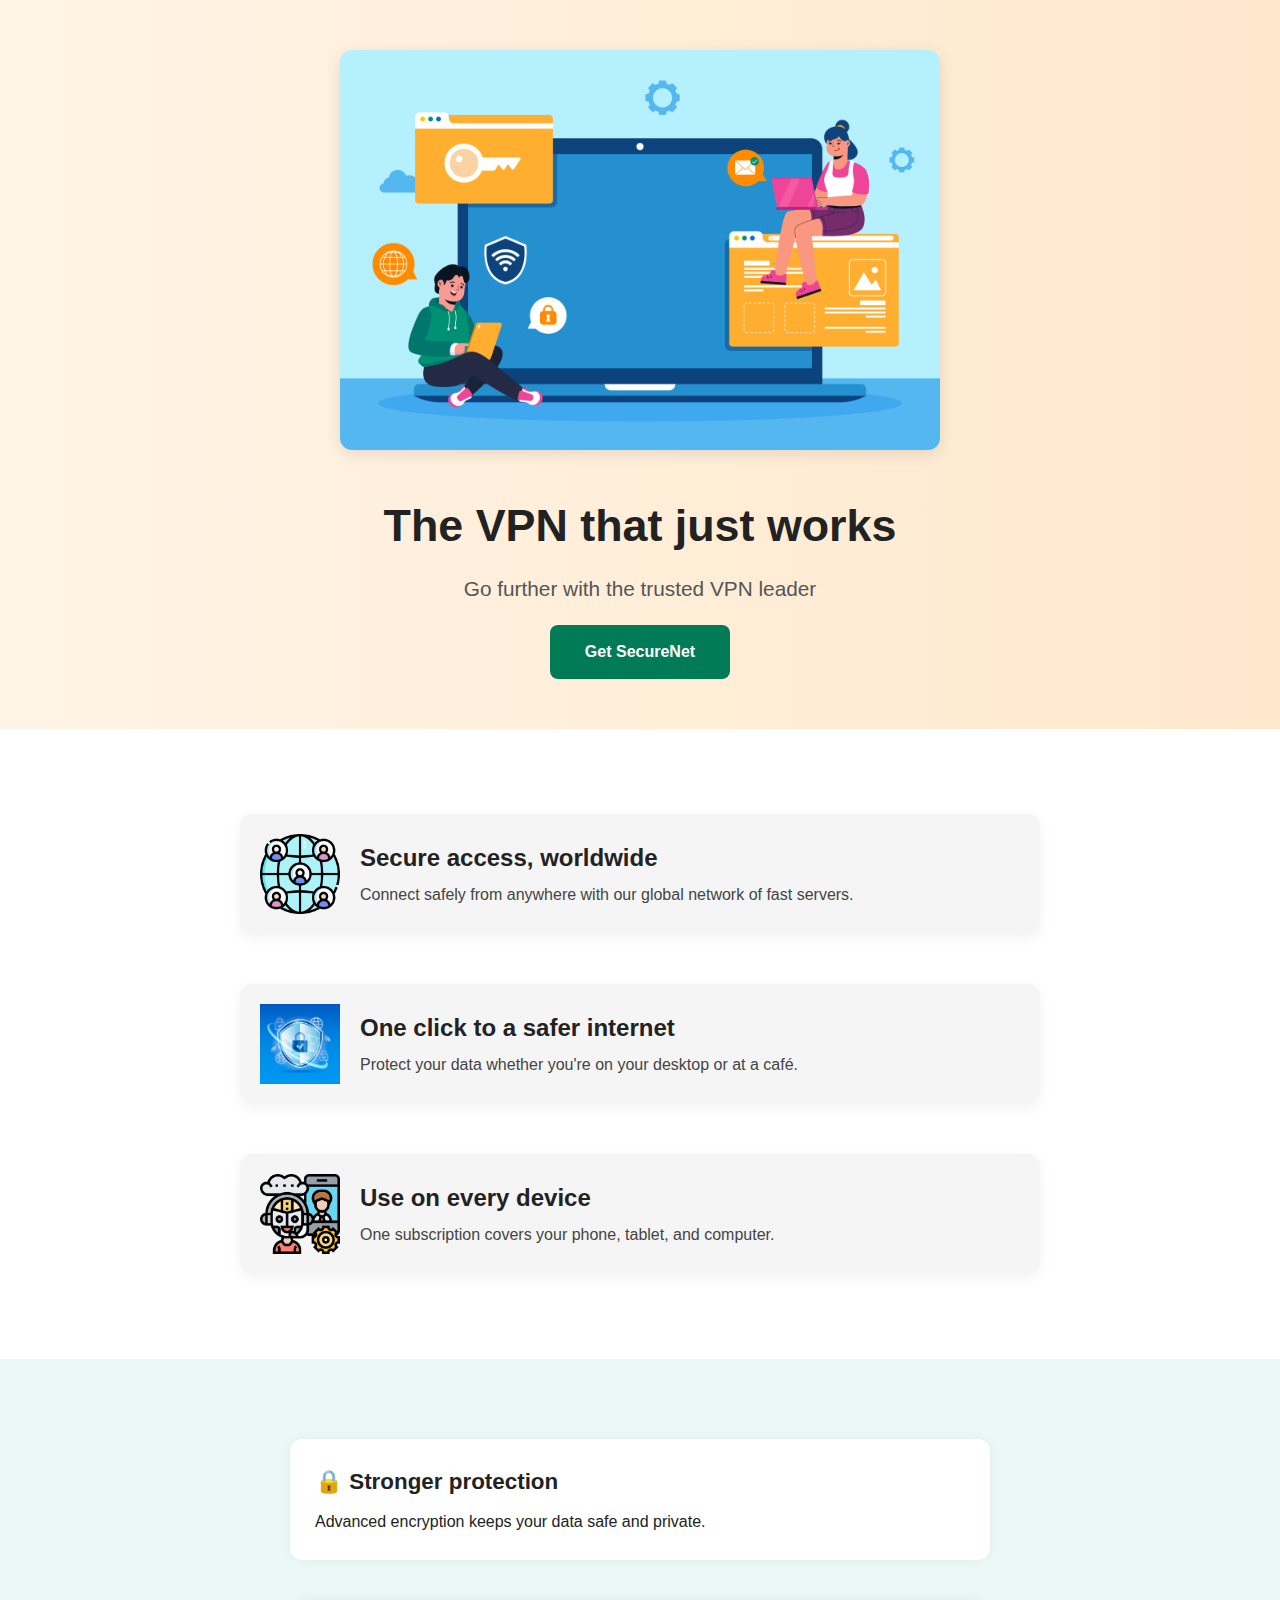
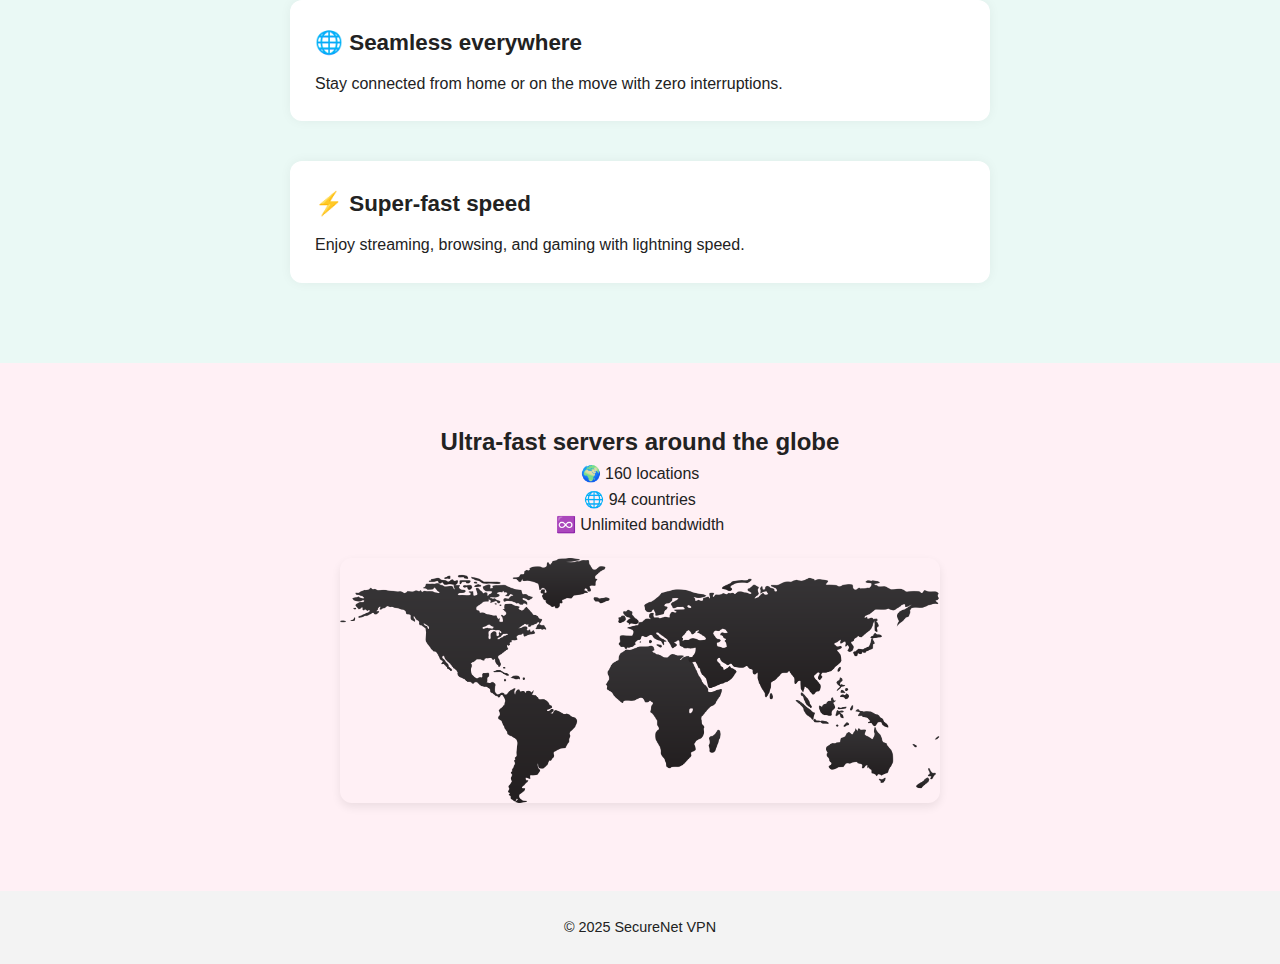
<file: Level 1/task-1/index.html>
<!DOCTYPE html>
<html lang="en">
<head>
  <meta charset="UTF-8" />
  <meta name="viewport" content="width=device-width, initial-scale=1.0" />
  <title>SecureNet VPN</title>
  <link rel="stylesheet" href="style.css" />
</head>
<body>

  <header class="hero">
    <img src="1.jpg.jpg" alt="VPN Banner" class="hero-img" />
    <h1>The VPN that just works</h1>
    <p>Go further with the trusted VPN leader</p>
    <a href="#" class="btn">Get SecureNet</a>
  </header>

  <section class="features">
    <div class="feature">
      <img src="global.png" alt="Global Access" />
      <div class="feature-text">
        <h2>Secure access, worldwide</h2>
        <p>Connect safely from anywhere with our global network of fast servers.</p>
      </div>
    </div>
    <div class="feature">
      <img src="security.jpg" alt="Safe Internet" />
      <div class="feature-text">
        <h2>One click to a safer internet</h2>
        <p>Protect your data whether you're on your desktop or at a café.</p>
      </div>
    </div>
    <div class="feature">
      <img src="support.png" alt="Device Support" />
      <div class="feature-text">
        <h2>Use on every device</h2>
        <p>One subscription covers your phone, tablet, and computer.</p>
      </div>
    </div>
  </section>

  <section class="advantages">
    <div class="adv">
      <h3>🔒 Stronger protection</h3>
      <p>Advanced encryption keeps your data safe and private.</p>
    </div>
    <div class="adv">
      <h3>🌐 Seamless everywhere</h3>
      <p>Stay connected from home or on the move with zero interruptions.</p> 
    </div>
    <div class="adv">
      <h3>⚡ Super-fast speed</h3>
      <p>Enjoy streaming, browsing, and gaming with lightning speed.</p>
    </div>
  </section>

  <section class="map">
    <div class="map-content">
      <div class="map-text">
        <h2>Ultra-fast servers around the globe</h2>
        <p>🌍 160 locations<br>🌐 94 countries<br>♾️ Unlimited bandwidth</p>
      </div>
      <img src="map.png" alt="VPN Server Locations" class="map-img" />
    </div>
  </section>

  <footer class="footer">
    <p>&copy; 2025 SecureNet VPN</p>
  </footer>

</body>
</html>
</file>
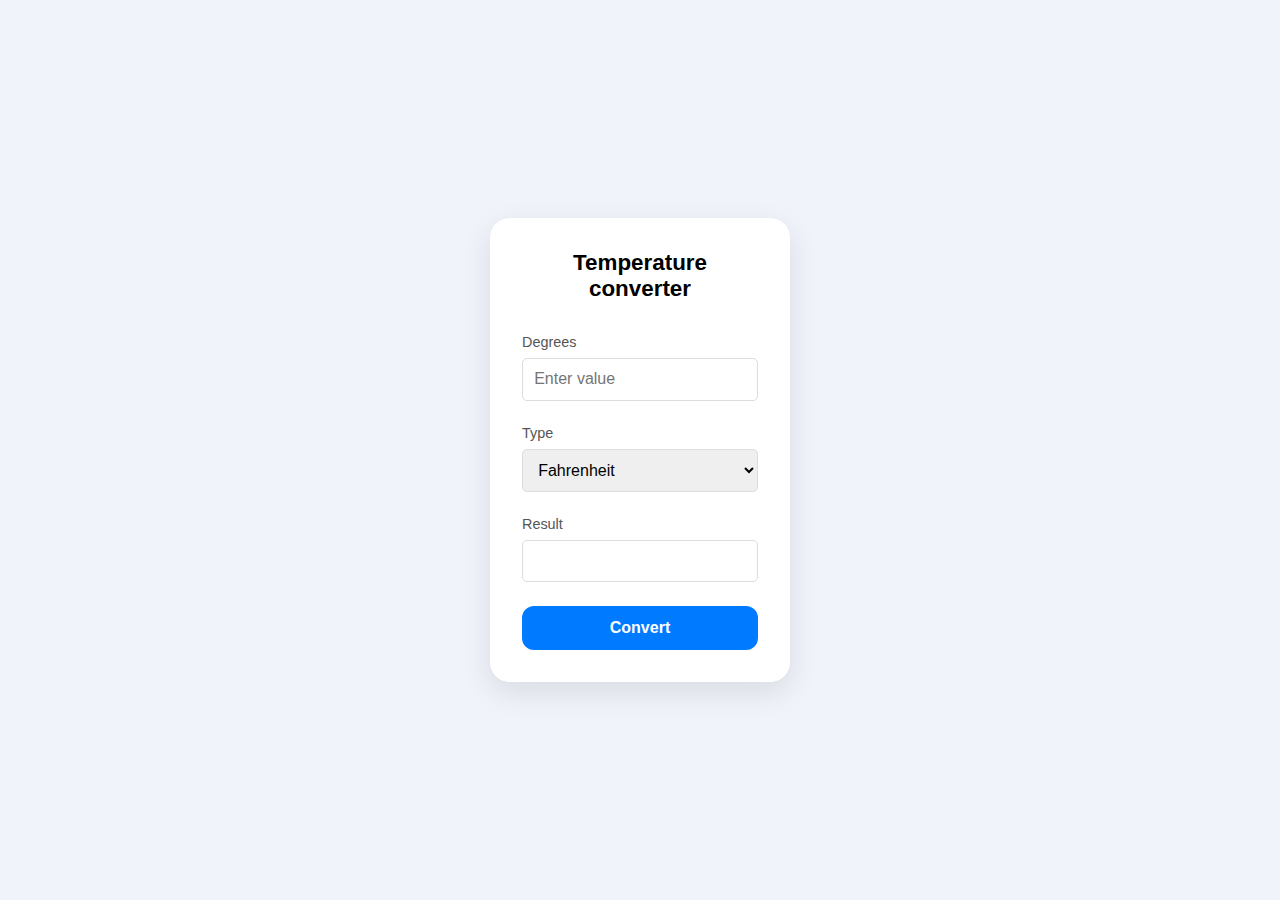
<file: Level 1/task-3/index.html>
<!DOCTYPE html>
<html lang="en">
<head>
  <meta charset="UTF-8" />
  <meta name="viewport" content="width=device-width, initial-scale=1.0" />
  <title>Temperature Converter</title>
  <link rel="stylesheet" href="style.css" />
</head>
<body>
  <div class="container">
    <h1>Temperature converter</h1>
    <div class="input-group">
      <label for="temperature">Degrees</label>
      <input type="number" id="temperature" placeholder="Enter value" />
    </div>

    <div class="input-group">
      <label for="type">Type</label>
      <select id="type">
        <option value="fahrenheit">Fahrenheit</option>
        <option value="celsius">Celsius</option>
        <option value="kelvin">Kelvin</option>
      </select>
    </div>

    <div class="input-group">
      <label for="result">Result</label>
      <input type="text" id="result" readonly />
    </div>

    <button onclick="convertTemperature()">Convert</button>
  </div>

  <script src="script.js"></script>
</body>
</html>
</file>
<file: Level 1/task-1/style.css>
* {
  margin: 0;
  padding: 0;
  box-sizing: border-box;
  font-family: 'Segoe UI', sans-serif;
}

body {
  background: #f9f9f9;
  color: #222;
  line-height: 1.6;
}

.hero {
  background: linear-gradient(to right, #fff4e6, #ffe8cc);
  text-align: center;
  padding: 50px 20px;
  animation: fadeIn 1.5s ease;
}

.hero-img {
  width: 100%;
  max-width: 600px;
  margin: 0 auto 40px;
  display: block;
  border-radius: 12px;
  box-shadow: 0 4px 15px rgba(0, 0, 0, 0.1);
}

.hero h1 {
  font-size: 2.8rem;
  margin-bottom: 10px;
}

.hero p {
  font-size: 1.3rem;
  color: #555;
}

.btn {
  display: inline-block;
  margin-top: 20px;
  padding: 14px 35px;
  background-color: #007b55;
  color: white;
  text-decoration: none;
  border-radius: 8px;
  transition: background 0.3s ease, transform 0.2s;
  font-weight: 600;
}

.btn:hover {
  background: #005f3f;
  transform: scale(1.05);
}

.features {
  display: flex;
  flex-direction: column;
  align-items: center;
  padding: 60px 20px;
  background: #ffffff;
}

.feature {
  width: 100%;
  max-width: 800px;
  margin: 25px auto;
  display: flex;
  flex-direction: row;
  align-items: center;
  gap: 20px;
  background: #f5f5f5;
  border-radius: 12px;
  padding: 20px;
  box-shadow: 0 4px 15px rgba(0, 0, 0, 0.05);
  animation: slideUp 1s ease;
}

.feature img {
  width: 80px;
  flex-shrink: 0;
}

.feature h2 {
  font-size: 1.5rem;
  margin-bottom: 5px;
}

.feature p {
  color: #444;
  font-size: 1rem;
}

.feature-text {
  flex: 1;
}

.advantages {
  display: flex;
  flex-direction: column;
  align-items: center;
  padding: 60px 20px;
  background: #eaf9f5;
}

.adv {
  width: 100%;
  max-width: 700px;
  margin: 20px auto;
  padding: 25px;
  background: #fff;
  border-radius: 12px;
  text-align: left;
  box-shadow: 0 0 12px rgba(0, 0, 0, 0.05);
  transition: transform 0.3s;
}

.adv h3 {
  font-size: 1.4rem;
  margin-bottom: 10px;
}

.adv:hover {
  transform: translateY(-5px);
}

.map {
  text-align: center;
  padding: 60px 20px;
  background: #fff0f5;
}

.map-img {
  max-width: 100%;
  width: 600px;
  margin: 20px 0;
  border-radius: 12px;
  box-shadow: 0 4px 10px rgba(0, 0, 0, 0.08);
}

.footer {
  text-align: center;
  padding: 25px 10px;
  background: #f3f3f3;
  font-size: 0.9rem;
}

@keyframes fadeIn {
  from { opacity: 0; transform: translateY(-30px); }
  to { opacity: 1; transform: translateY(0); }
}

@keyframes slideUp {
  from { opacity: 0; transform: translateY(20px); }
  to { opacity: 1; transform: translateY(0); }
}

@media (max-width: 768px) {
  .feature {
    flex-direction: column;
    text-align: center;
  }

  .feature img {
    margin-bottom: 10px;
  }

  .hero h1 {
    font-size: 2rem;
  }

  .map-img {
    width: 100%;
  }
}
</file>
<file: Level 1/task-3/style.css>
* {
  box-sizing: border-box;
  margin: 0;
  padding: 0;
  font-family: "Segoe UI", sans-serif;
}

body {
  background-color: #f0f4fa;
  display: flex;
  justify-content: center;
  align-items: center;
  height: 100vh;
}

.container {
  background: white;
  padding: 2rem;
  width: 300px;
  border-radius: 20px;
  box-shadow: 0 10px 30px rgba(0, 0, 0, 0.1);
}

h1 {
  text-align: center;
  margin-bottom: 2rem;
  font-size: 1.4rem;
  font-weight: 600;
}

.input-group {
  margin-bottom: 1.5rem;
}

label {
  display: block;
  font-size: 0.9rem;
  color: #555;
  margin-bottom: 0.5rem;
}

input,
select {
  width: 100%;
  padding: 0.7rem;
  font-size: 1rem;
  border: 1px solid #ddd;
  border-radius: 5px;
}

button {
  width: 100%;
  padding: 0.8rem;
  font-size: 1rem;
  background-color: #007bff;
  color: white;
  border: none;
  border-radius: 12px;
  cursor: pointer;
  font-weight: bold;
}

button:hover {
  background-color: #0056b3;
}
</file>
